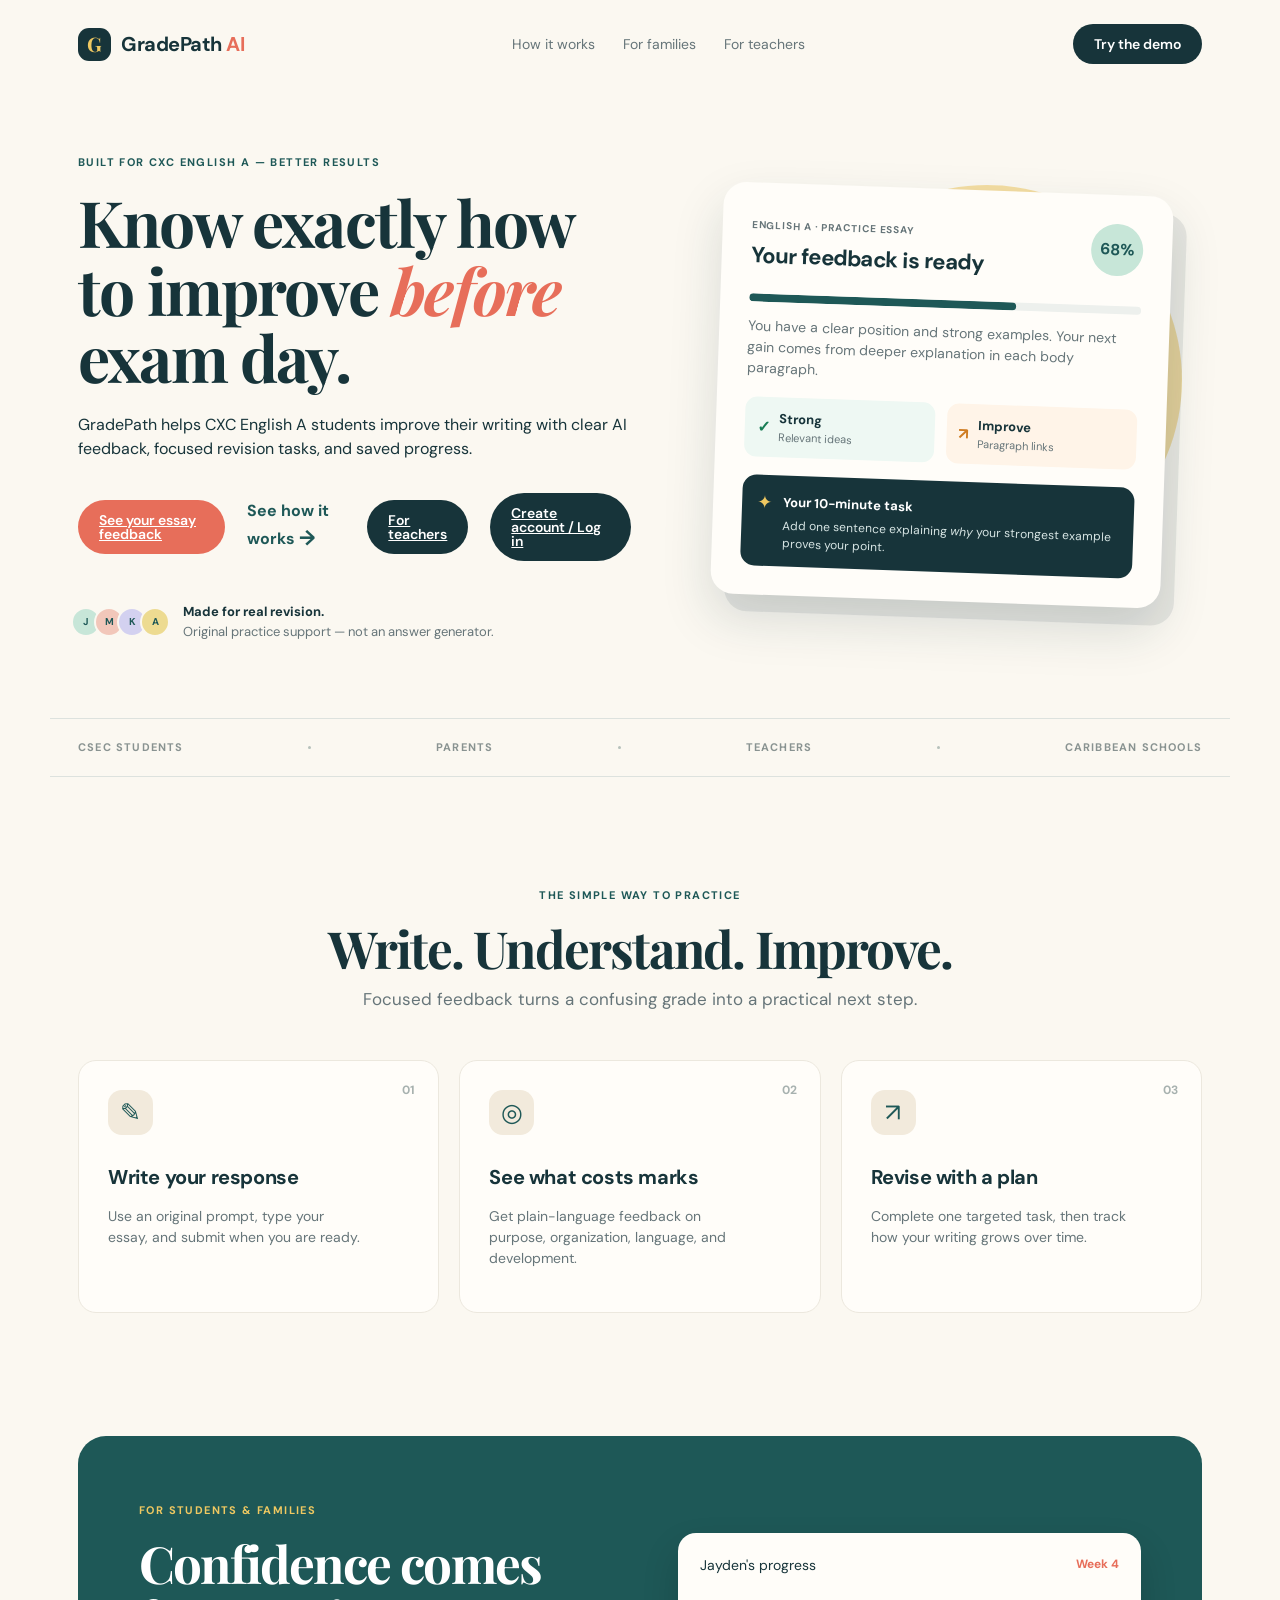
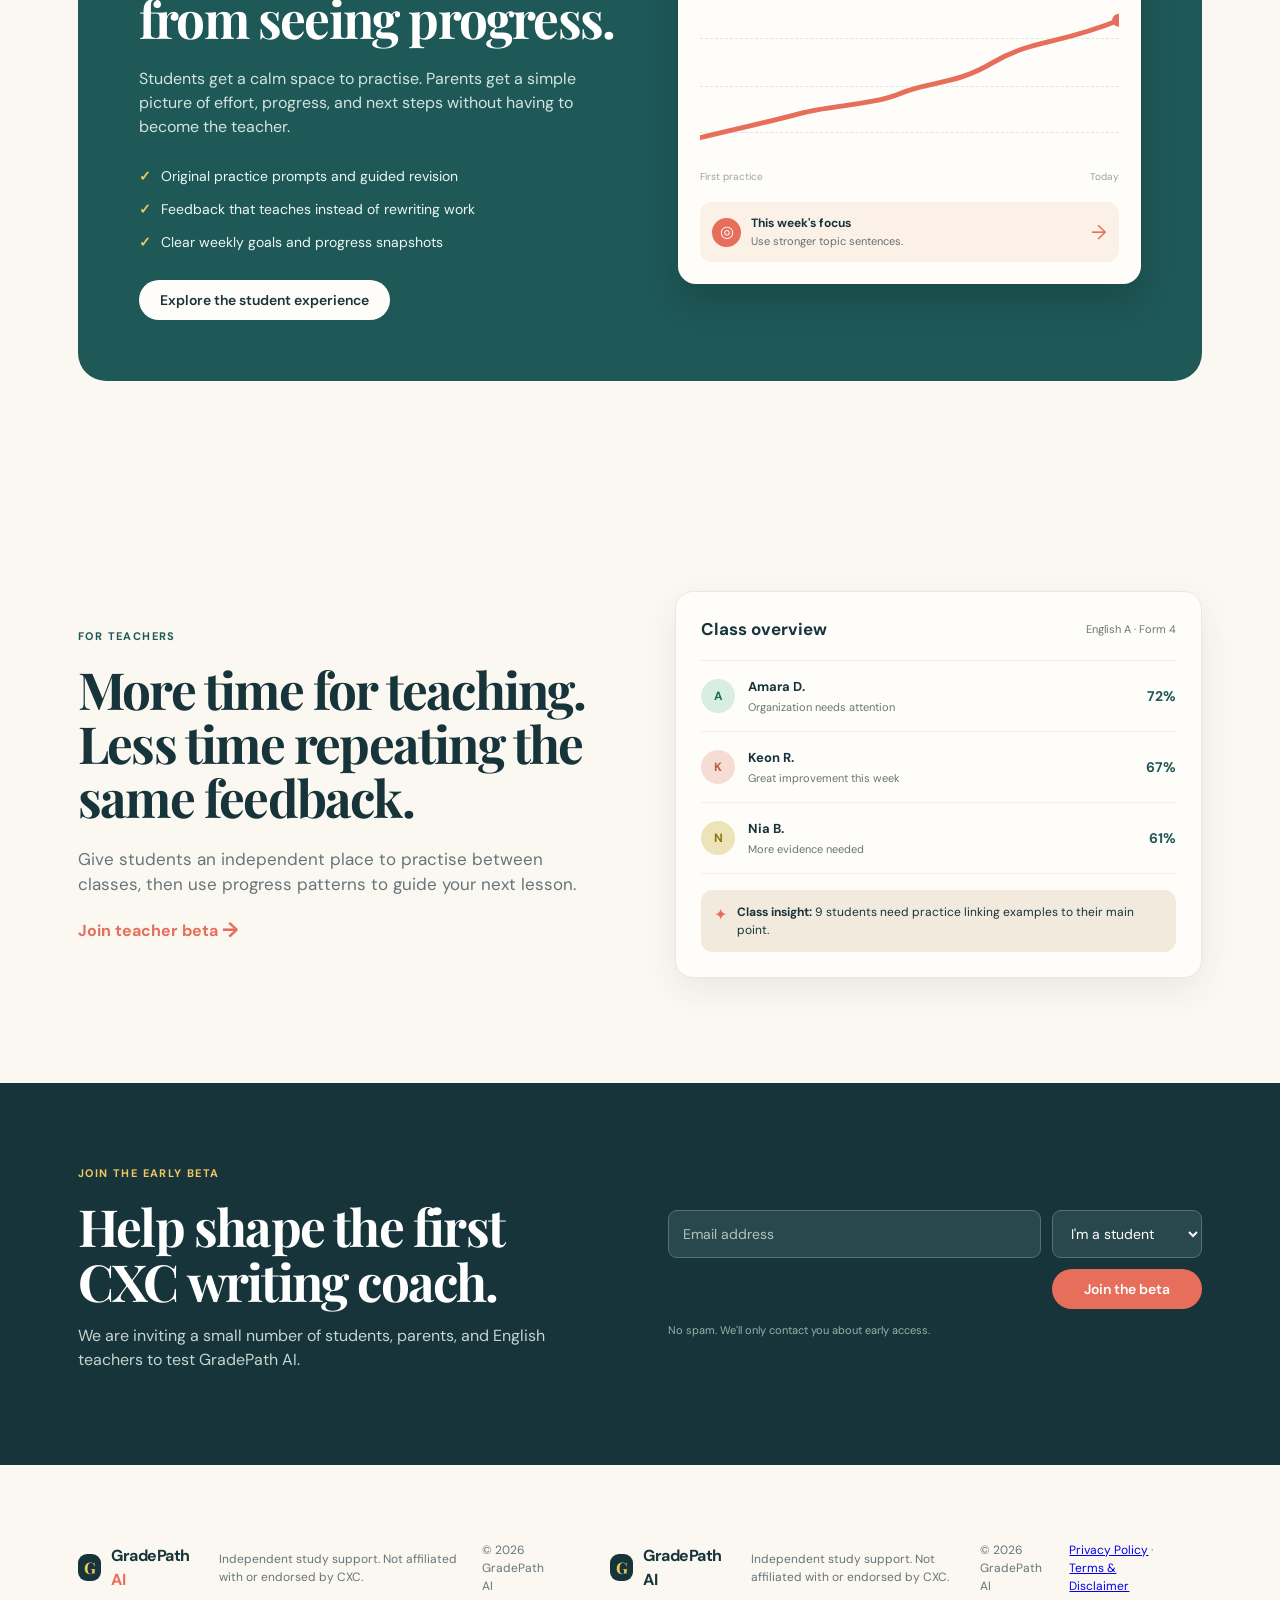
<file: index.html>
<!doctype html>
<html lang="en">
<head>
  <meta charset="utf-8" />
  <meta name="viewport" content="width=device-width, initial-scale=1" />
  <title>GradePath AI — CXC English A Essay Coach — Built for Better Results</title>
  <meta name="description" content="Practice, get rubric-style feedback, and improve for CXC English A." />
  <link rel="preconnect" href="https://fonts.googleapis.com">
  <link rel="preconnect" href="https://fonts.gstatic.com" crossorigin>
  <link href="https://fonts.googleapis.com/css2?family=DM+Sans:wght@400;500;600;700&family=Playfair+Display:wght@600;700&display=swap" rel="stylesheet">
  <link rel="stylesheet" href="styles.css" />
</head>
<body>
  <div class="site-shell">
    <header class="nav">
      <a class="brand" href="#top" aria-label="GradePath AI home">
        <span class="brand-mark">G</span>
        <span>GradePath <b>AI</b></span>
      </a>
      <nav class="nav-links" aria-label="Main navigation">
        <a href="#how">How it works</a>
        <a href="#features">For families</a>
        <a href="#teacher">For teachers</a>
      </nav>
      <button class="btn btn-dark" id="openDemoTop">Try the demo</button>
    </header>

    <main id="top">
      <section class="hero">
        <div class="hero-copy">
          <span class="eyebrow">BUILT FOR CXC ENGLISH A — BETTER RESULTS</span>
          <h1>Know exactly how to improve <em>before</em> exam day.</h1>
          <p class="hero-text"></p>GradePath helps CXC English A students improve their writing with clear AI feedback, focused revision tasks, and saved progress.

          <div class="hero-actions">
            <a class="btn btn-coral" href="essay-feedback.html">See your essay feedback</a>
            <a href="#how" class="text-link">See how it works <span>→</span></a>
            <a class="btn btn-dark" href="/pilot.html">For teachers</a>
            <a class="btn btn-dark" href="account.html">Create account / Log in</a>
          </div>
          <div class="trust-row">
            <div class="avatar-stack" aria-hidden="true">
              <span>J</span><span>M</span><span>K</span><span>A</span>
            </div>
            <p><strong>Made for real revision.</strong><br>Original practice support — not an answer generator.</p>
          </div>
        </div>
        <div class="hero-card-wrap">
          <div class="sun-orb"></div>
          <article class="feedback-preview card-shadow">
            <div class="preview-top">
              <div>
                <span class="tiny-label">ENGLISH A · PRACTICE ESSAY</span>
                <h3>Your feedback is ready</h3>
              </div>
              <span class="score-pill">68%</span>
            </div>
            <div class="score-bar"><span style="width:68%"></span></div>
            <p class="preview-summary">You have a clear position and strong examples. Your next gain comes from deeper explanation in each body paragraph.</p>
            <div class="feedback-grid">
              <div class="mini-card positive"><span>✓</span><div><b>Strong</b><small>Relevant ideas</small></div></div>
              <div class="mini-card improve"><span>↗</span><div><b>Improve</b><small>Paragraph links</small></div></div>
            </div>
            <div class="revision-box">
              <span class="spark">✦</span>
              <div><b>Your 10-minute task</b><p>Add one sentence explaining <em>why</em> your strongest example proves your point.</p></div>
            </div>
          </article>
        </div>
      </section>

      <section class="logo-strip" aria-label="Target learners">
        <span>CSEC STUDENTS</span><i></i><span>PARENTS</span><i></i><span>TEACHERS</span><i></i><span>CARIBBEAN SCHOOLS</span>
      </section>

      <section id="how" class="section how-section">
        <div class="section-intro">
          <span class="eyebrow">THE SIMPLE WAY TO PRACTICE</span>
          <h2>Write. Understand. Improve.</h2>
          <p>Focused feedback turns a confusing grade into a practical next step.</p>
        </div>
        <div class="steps">
          <article class="step-card">
            <span class="step-number">01</span>
            <div class="step-icon">✎</div>
            <h3>Write your response</h3>
            <p>Use an original prompt, type your essay, and submit when you are ready.</p>
          </article>
          <article class="step-card">
            <span class="step-number">02</span>
            <div class="step-icon">◎</div>
            <h3>See what costs marks</h3>
            <p>Get plain-language feedback on purpose, organization, language, and development.</p>
          </article>
          <article class="step-card">
            <span class="step-number">03</span>
            <div class="step-icon">↗</div>
            <h3>Revise with a plan</h3>
            <p>Complete one targeted task, then track how your writing grows over time.</p>
          </article>
        </div>
      </section>

      <section id="features" class="section family-section">
        <div class="family-panel">
          <div>
            <span class="eyebrow">FOR STUDENTS & FAMILIES</span>
            <h2>Confidence comes from seeing progress.</h2>
            <p>Students get a calm space to practise. Parents get a simple picture of effort, progress, and next steps without having to become the teacher.</p>
            <ul class="check-list">
              <li><span>✓</span> Original practice prompts and guided revision</li>
              <li><span>✓</span> Feedback that teaches instead of rewriting work</li>
              <li><span>✓</span> Clear weekly goals and progress snapshots</li>
            </ul>
            <button class="btn btn-light" id="openDemoFamily">Explore the student experience</button>
          </div>
          <div class="progress-mock">
            <div class="progress-head"><span>Jayden's progress</span><b>Week 4</b></div>
            <div class="chart-area">
              <div class="gridline g1"></div><div class="gridline g2"></div><div class="gridline g3"></div>
              <svg viewBox="0 0 500 210" preserveAspectRatio="none" aria-label="Improving score graph">
                <path d="M0 175 C60 160, 85 155, 120 145 S205 135, 240 120 S305 110, 350 82 S430 60, 500 30" fill="none" stroke="currentColor" stroke-width="6" stroke-linecap="round" />
                <circle cx="500" cy="30" r="8" fill="currentColor" />
              </svg>
            </div>
            <div class="chart-labels"><span>First practice</span><span>Today</span></div>
            <div class="goal-card"><span class="goal-icon">◎</span><div><b>This week's focus</b><p>Use stronger topic sentences.</p></div><span class="goal-arrow">→</span></div>
          </div>
        </div>
      </section>

      <section id="teacher" class="section teacher-section">
        <div class="teacher-copy">
          <span class="eyebrow">FOR TEACHERS</span>
          <h2>More time for teaching. Less time repeating the same feedback.</h2>
          <p>Give students an independent place to practise between classes, then use progress patterns to guide your next lesson.</p>
          <a class="text-link dark-link" href="#waitlist">Join teacher beta <span>→</span></a>
        </div>
        <div class="teacher-dashboard">
          <div class="dash-top"><b>Class overview</b><span>English A · Form 4</span></div>
          <div class="student-row"><span class="student-dot one">A</span><div><b>Amara D.</b><small>Organization needs attention</small></div><strong>72%</strong></div>
          <div class="student-row"><span class="student-dot two">K</span><div><b>Keon R.</b><small>Great improvement this week</small></div><strong>67%</strong></div>
          <div class="student-row"><span class="student-dot three">N</span><div><b>Nia B.</b><small>More evidence needed</small></div><strong>61%</strong></div>
          <div class="insight-callout"><span>✦</span><p><b>Class insight:</b> 9 students need practice linking examples to their main point.</p></div>
        </div>
      </section>

      <section id="waitlist" class="waitlist-section">
        <div>
          <span class="eyebrow light-eyebrow">JOIN THE EARLY BETA</span>
          <h2>Help shape the first CXC writing coach.</h2>
          <p>We are inviting a small number of students, parents, and English teachers to test GradePath AI.</p>
        </div>
        <form
  name="gradepath-waitlist"
  method="POST"
  data-netlify="true"
  netlify-honeypot="bot-field"
  class="waitlist-form"
>
  <input type="hidden" name="form-name" value="gradepath-waitlist">

  <p hidden>
    <label>
      Don’t fill this out:
      <input name="bot-field">
    </label>
  </p>

  <input
    required
    type="email"
    id="email"
    name="email"
    placeholder="Email address"
    aria-label="Email address"
  >

  <select id="role" name="role" aria-label="I am a">
    <option value="Student">I'm a student</option>
    <option value="Parent">I'm a parent</option>
    <option value="Teacher">I'm a teacher</option>
  </select>

  <button class="btn btn-coral" type="submit">Join the beta</button>

  <p class="form-note">
    No spam. We'll only contact you about early access.
  </p>
</form>
      </section>
    </main>

    <footer class="footer">
      <a class="brand footer-brand" href="#top"><span class="brand-mark">G</span><span>GradePath <b>AI</b></span></a>
      <p>Independent study support. Not affiliated with or endorsed by CXC.</p>
      <span>© 2026 GradePath AI</span><footer class="footer">
  <a class="brand footer-brand" href="#top"><span class="brand-mark">G</span><span>GradePath AI</span></a>
  <p>Independent study support. Not affiliated with or endorsed by CXC.</p>
  <span>© 2026 GradePath AI</span>

  <p>
    <a href="/privacy.html">Privacy Policy</a>
    <span>·</span>
    <a href="/terms.html">Terms & Disclaimer</a>
  </p>
</footer>
    </footer>
  </div>

  <div class="modal-backdrop" id="demoModal" aria-hidden="true">
    <section class="demo-modal" role="dialog" aria-modal="true" aria-labelledby="demoTitle">
      <button class="modal-close" id="closeDemo" aria-label="Close demo">×</button>
      <div class="demo-step" id="demoInput">
        <span class="eyebrow">INTERACTIVE DEMO</span>
        <h2 id="demoTitle">Try a sample essay check.</h2>
        <p>Paste a short paragraph. This demo gives example coaching feedback—not an official CXC grade.</p>
        <textarea id="essayText" placeholder="Write or paste a paragraph here…">Social media can be helpful for teenagers because it allows them to communicate with friends and learn new things. However, many young people spend too much time online and this can affect their school work.</textarea>
        <button class="btn btn-dark full-btn" id="analyzeEssay">Show my feedback</button>
      </div>
      <div class="demo-step hidden" id="demoFeedback">
        <span class="eyebrow">YOUR PRACTICE FEEDBACK</span>
        <div class="modal-score"><div><span>Estimated practice band</span><h2 id="scoreValue">65%</h2></div><div class="modal-ring"><span id="scoreRing">65</span></div></div>
        <div class="feedback-list">
          <div><span class="pill pill-good">Strength</span><p id="strengthText">Your main idea is clear and relevant to the topic.</p></div>
          <div><span class="pill pill-focus">Focus next</span><p id="focusText">Explain how social media affects school work with one specific example.</p></div>
          <div><span class="pill pill-task">10-minute revision</span><p>Write one extra sentence that explains why your example proves your point.</p></div>
        </div>
        <button class="btn btn-coral full-btn" id="resetDemo">Try another response</button>
      </div>
    </section>
  </div>

  <script src="script.js"></script>
</body>
</html>
</file>
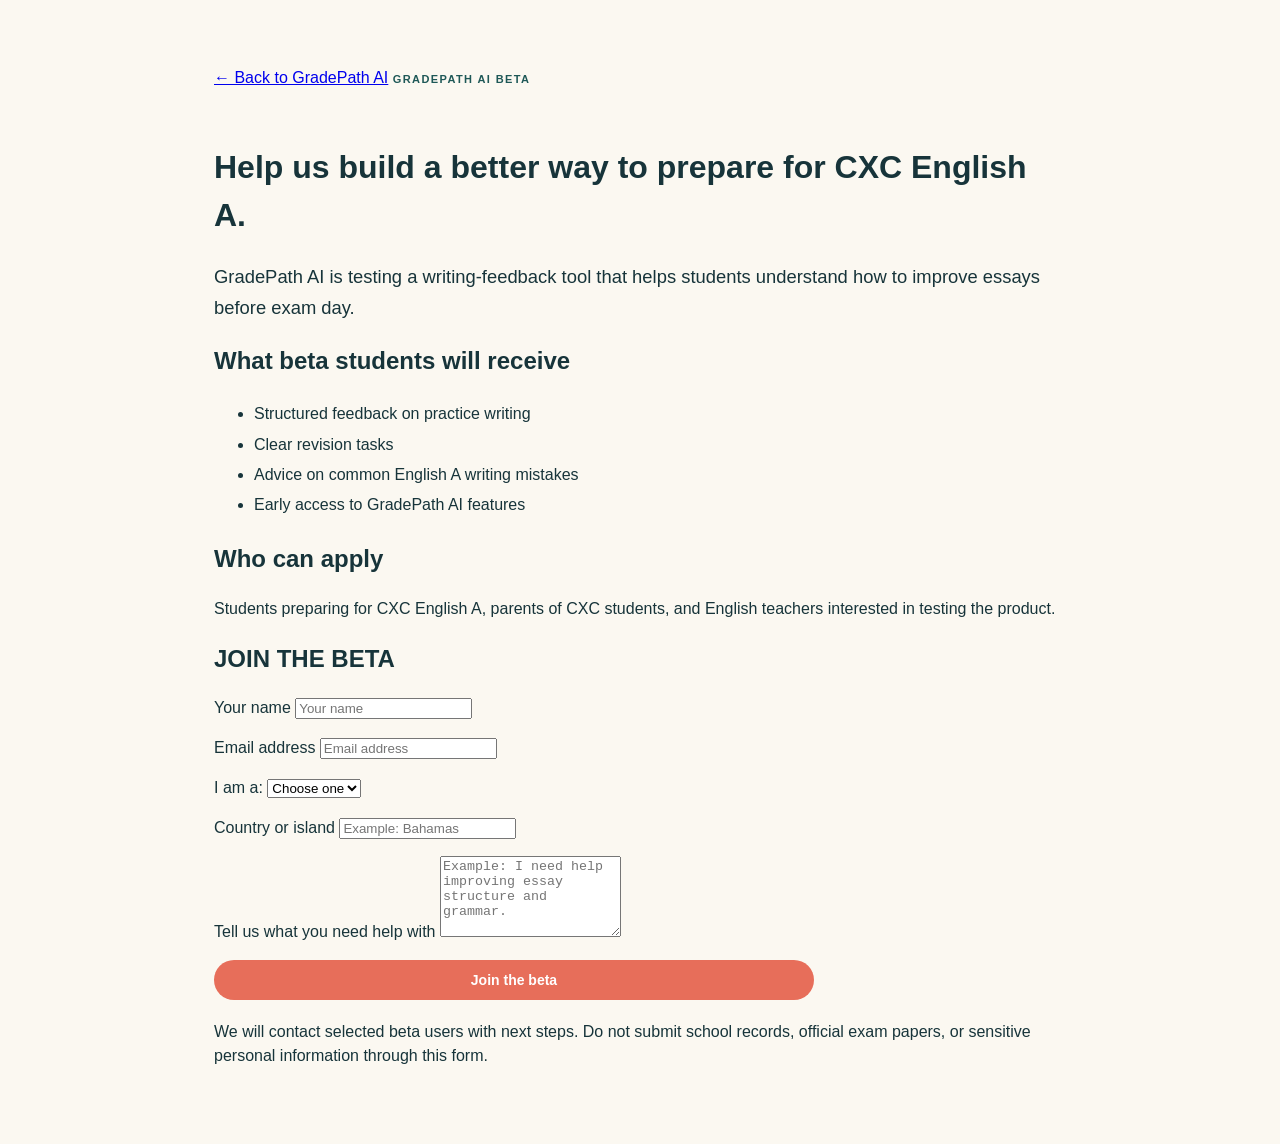
<file: pilot.html>
<!DOCTYPE html>
<html lang="en">
<head>
  <meta charset="UTF-8">
  <meta name="viewport" content="width=device-width, initial-scale=1.0">
  <title>CXC English A Beta | GradePath AI</title>
  <link rel="stylesheet" href="styles.css">
</head>

<body>
  <main style="max-width:900px; margin:0 auto; padding:60px 24px;">
    <a href="/" style="display:inline-block; margin-bottom:32px;">← Back to GradePath AI</a>

    <p class="eyebrow">GRADEPATH AI BETA</p>
    <h1>Help us build a better way to prepare for CXC English A.</h1>

    <p style="font-size:1.15rem; line-height:1.7;">
      GradePath AI is testing a writing-feedback tool that helps students understand
      how to improve essays before exam day.
    </p>

    <h2>What beta students will receive</h2>
    <ul style="line-height:1.9;">
      <li>Structured feedback on practice writing</li>
      <li>Clear revision tasks</li>
      <li>Advice on common English A writing mistakes</li>
      <li>Early access to GradePath AI features</li>
    </ul>

    <h2>Who can apply</h2>
    <p>
      Students preparing for CXC English A, parents of CXC students, and English teachers
      interested in testing the product.
    </p>

    <h2>JOIN THE BETA</h2>

    <form
      name="gradepath-pilot"
      method="POST"
      action="/thank-you.html"
      data-netlify="true"
      netlify-honeypot="bot-field"
      style="display:grid; gap:16px; max-width:600px;"
    >
      <input type="hidden" name="form-name" value="gradepath-pilot">

      <p hidden>
        <label>
          Don’t fill this out:
          <input name="bot-field">
        </label>
      </p>

      <label>
        Your name
        <input required type="text" name="name" placeholder="Your name">
      </label>

      <label>
        Email address
        <input required type="email" name="email" placeholder="Email address">
      </label>

      <label>
        I am a:
        <select required name="role">
          <option value="">Choose one</option>
          <option value="Student">Student</option>
          <option value="Parent">Parent</option>
          <option value="Teacher">Teacher</option>
        </select>
      </label>

      <label>
        Country or island
        <input type="text" name="location" placeholder="Example: Bahamas">
      </label>

      <label>
        Tell us what you need help with
        <textarea
          name="message"
          rows="5"
          placeholder="Example: I need help improving essay structure and grammar."
        ></textarea>
      </label>

      <button class="btn btn-coral" type="submit">Join the beta
</button>
    </form>

    <p style="margin-top:20px;">
      We will contact selected beta users with next steps. Do not submit school records,
      official exam papers, or sensitive personal information through this form.
    </p>
  </main>
</body>
</html>
</file>
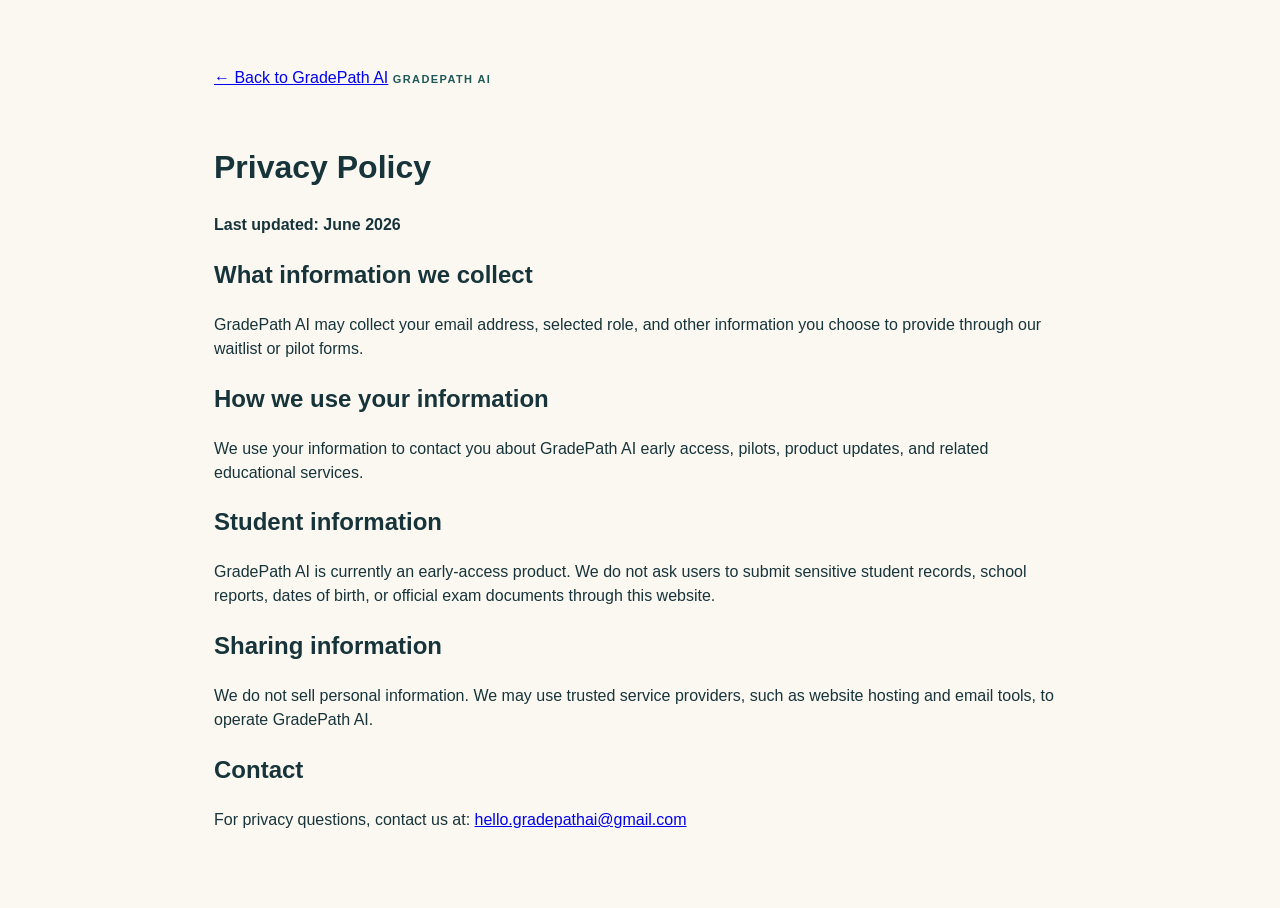
<file: privacy.html>
<!DOCTYPE html>
<html lang="en">
<head>
  <meta charset="UTF-8">
  <meta name="viewport" content="width=device-width, initial-scale=1.0">
  <title>Privacy Policy | GradePath AI</title>
  <link rel="stylesheet" href="styles.css">
</head>

<body>
  <main style="max-width:900px; margin:0 auto; padding:60px 24px;">
    <a href="/" style="display:inline-block; margin-bottom:32px;">← Back to GradePath AI</a>

    <p class="eyebrow">GRADEPATH AI</p>
    <h1>Privacy Policy</h1>
    <p><strong>Last updated: June 2026</strong></p>

    <h2>What information we collect</h2>
    <p>
      GradePath AI may collect your email address, selected role, and other information you choose to provide through our waitlist or pilot forms.
    </p>

    <h2>How we use your information</h2>
    <p>
      We use your information to contact you about GradePath AI early access, pilots, product updates, and related educational services.
    </p>

    <h2>Student information</h2>
    <p>
      GradePath AI is currently an early-access product. We do not ask users to submit sensitive student records, school reports, dates of birth, or official exam documents through this website.
    </p>

    <h2>Sharing information</h2>
    <p>
      We do not sell personal information. We may use trusted service providers, such as website hosting and email tools, to operate GradePath AI.
    </p>

    <h2>Contact</h2>
    <p>
      For privacy questions, contact us at:
      <a href="mailto:hello@gradepathai.com">hello.gradepathai@gmail.com</a>
    </p>
  </main>
</body>
</html>
</file>
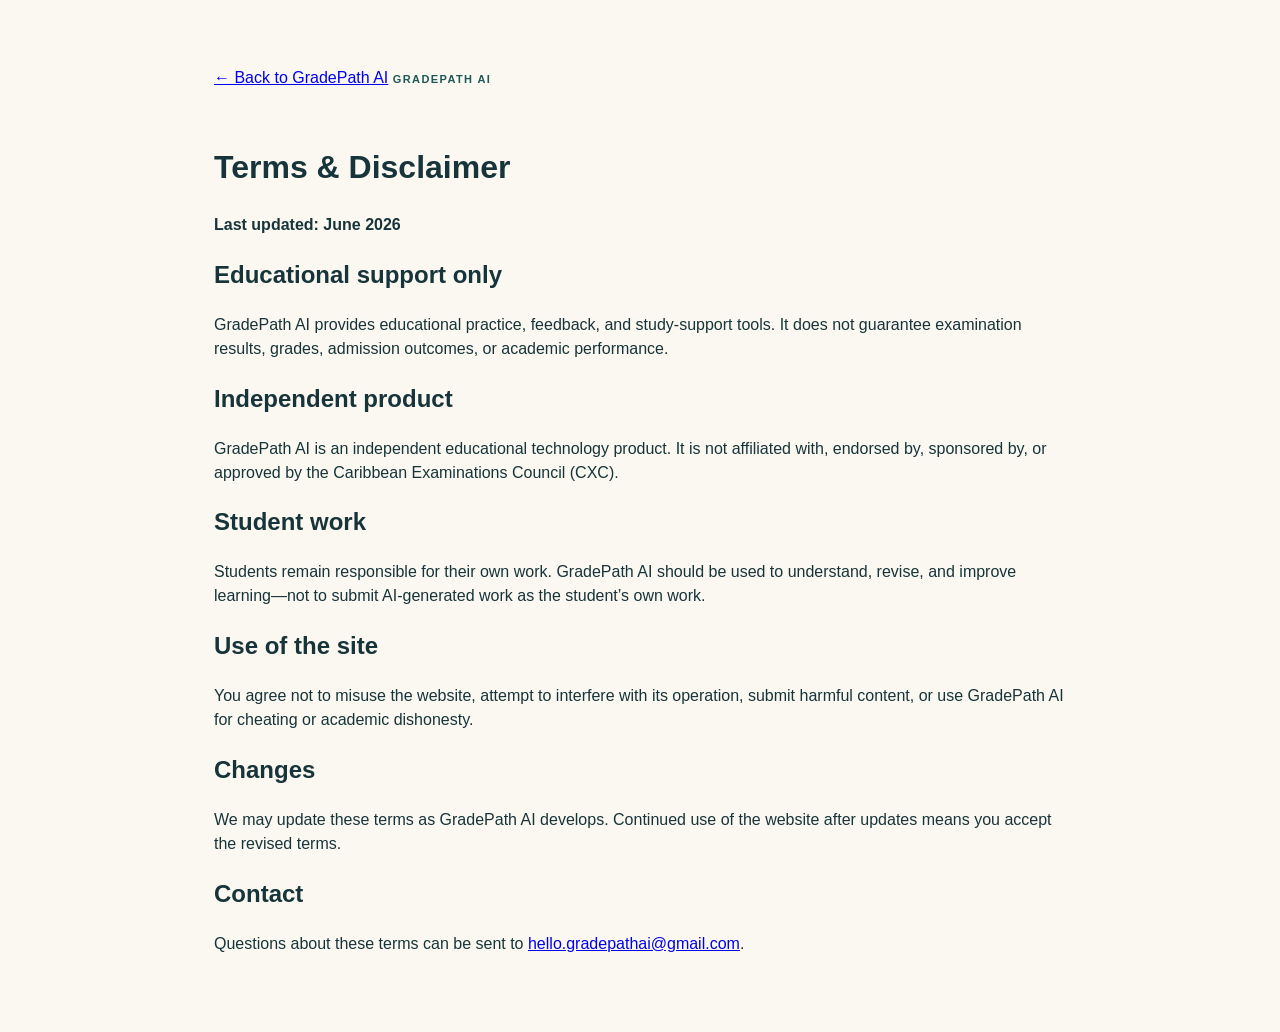
<file: terms.html>
<!DOCTYPE html>
<html lang="en">
<head>
  <meta charset="UTF-8">
  <meta name="viewport" content="width=device-width, initial-scale=1.0">
  <title>Terms & Disclaimer | GradePath AI</title>
  <link rel="stylesheet" href="styles.css">
</head>

<body>
  <main style="max-width:900px; margin:0 auto; padding:60px 24px;">
    <a href="/" style="display:inline-block; margin-bottom:32px;">← Back to GradePath AI</a>

    <p class="eyebrow">GRADEPATH AI</p>
    <h1>Terms & Disclaimer</h1>
    <p><strong>Last updated: June 2026</strong></p>

    <h2>Educational support only</h2>
    <p>
      GradePath AI provides educational practice, feedback, and study-support tools.
      It does not guarantee examination results, grades, admission outcomes, or academic performance.
    </p>

    <h2>Independent product</h2>
    <p>
      GradePath AI is an independent educational technology product. It is not affiliated
      with, endorsed by, sponsored by, or approved by the Caribbean Examinations Council (CXC).
    </p>

    <h2>Student work</h2>
    <p>
      Students remain responsible for their own work. GradePath AI should be used to understand,
      revise, and improve learning—not to submit AI-generated work as the student’s own work.
    </p>

    <h2>Use of the site</h2>
    <p>
      You agree not to misuse the website, attempt to interfere with its operation,
      submit harmful content, or use GradePath AI for cheating or academic dishonesty.
    </p>

    <h2>Changes</h2>
    <p>
      We may update these terms as GradePath AI develops. Continued use of the website
      after updates means you accept the revised terms.
    </p>

    <h2>Contact</h2>
    <p>
      Questions about these terms can be sent to
      <a href="mailto:hello@gradepathai.com">hello.gradepathai@gmail.com</a>.
    </p>
  </main>
</body>
</html>
</file>
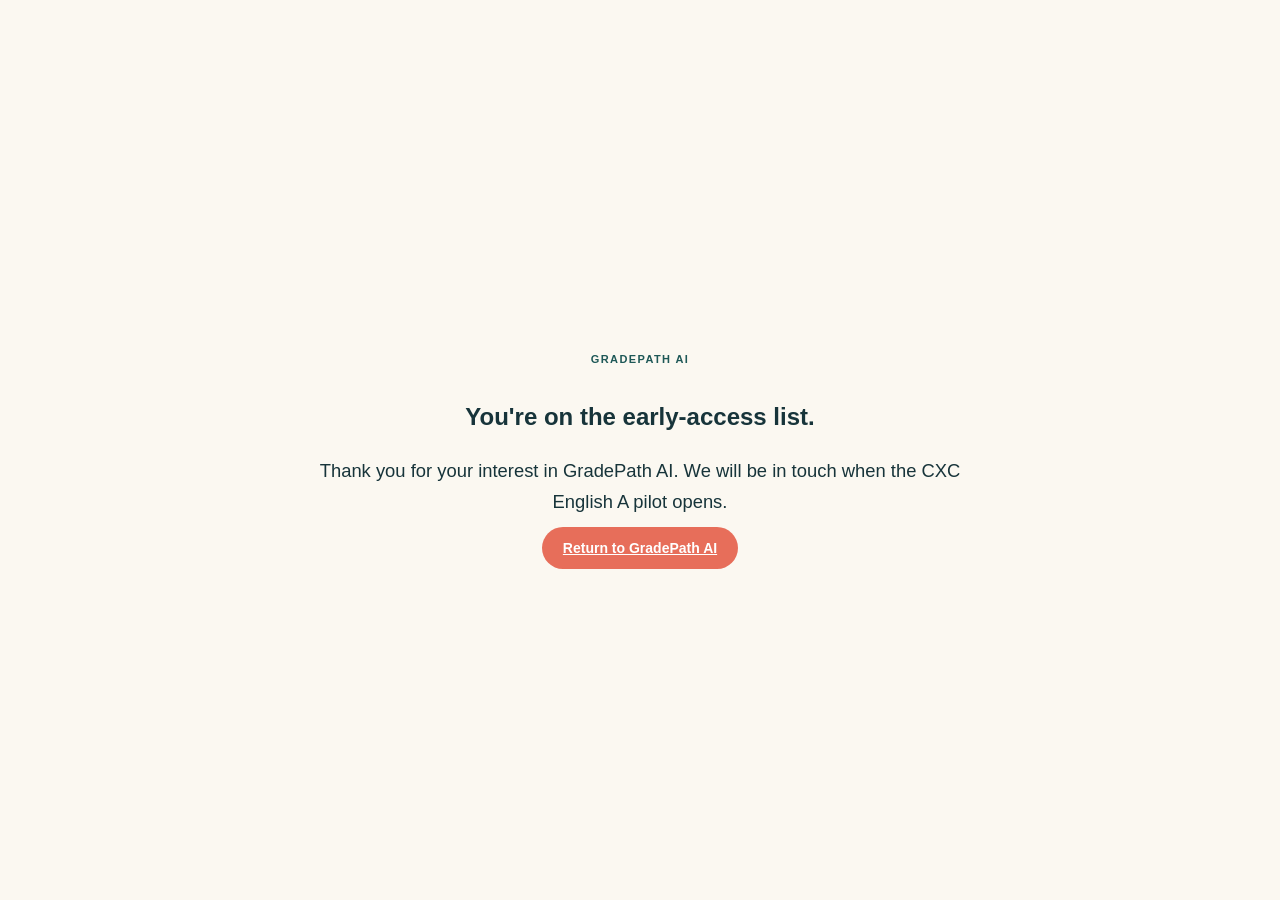
<file: thank-you.html>
<!DOCTYPE html>
<html lang="en">
<head>
  <meta charset="UTF-8">
  <meta name="viewport" content="width=device-width, initial-scale=1.0">
  <title>You’re on the list | GradePath AI</title>
  <link rel="stylesheet" href="styles.css">
</head>

<body>
  <main style="min-height:100vh; display:flex; align-items:center; justify-content:center; padding:24px;">
    <section style="max-width:650px; text-align:center;">
      <p class="eyebrow">GRADEPATH AI</p>
      <h1>You're on the early-access list.</h1>
      <p style="font-size:1.15rem; line-height:1.7;">
        Thank you for your interest in GradePath AI. We will be in touch when the CXC English A pilot opens.
      </p>
      <a class="btn btn-coral" href="/">Return to GradePath AI</a>
    </section>
  </main>
</body>
</html>
</file>
<file: styles.css>
:root{
  --ink:#17343a;--paper:#fbf8f1;--cream:#f2eadc;--teal:#1e5857;--mint:#c7e6d8;--coral:#e76e5a;--gold:#efc861;--muted:#667579;--line:#dde2de;--white:#fffdf9;
}
*{box-sizing:border-box} html{scroll-behavior:smooth} body{margin:0;background:var(--paper);font-family:"DM Sans",Arial,sans-serif;color:var(--ink);line-height:1.5}.site-shell{overflow:hidden}.nav{max-width:1180px;margin:auto;padding:24px 28px;display:flex;align-items:center;justify-content:space-between;gap:20px}.brand{display:flex;align-items:center;gap:10px;color:var(--ink);text-decoration:none;font-size:20px;font-weight:700;letter-spacing:-.5px}.brand b{color:var(--coral)}.brand-mark{display:grid;place-items:center;width:33px;height:33px;border-radius:11px;background:var(--ink);color:var(--gold);font-family:"Playfair Display",serif;font-size:20px}.nav-links{display:flex;gap:28px}.nav-links a{color:var(--muted);font-size:14px;text-decoration:none}.nav-links a:hover{color:var(--ink)}.btn{border:0;border-radius:999px;padding:13px 21px;font:600 14px/1 "DM Sans",sans-serif;cursor:pointer;transition:.2s transform,.2s opacity}.btn:hover{transform:translateY(-2px)}.btn-dark{background:var(--ink);color:white}.btn-coral{background:var(--coral);color:white}.btn-light{background:var(--white);color:var(--ink)}.hero{max-width:1180px;margin:auto;min-height:630px;padding:58px 28px 74px;display:grid;grid-template-columns:1.03fr .97fr;align-items:center;gap:50px}.eyebrow{display:inline-block;color:var(--teal);font-size:11px;font-weight:700;letter-spacing:1.4px}.hero h1,.section h2,.waitlist-section h2{font-family:"Playfair Display",serif;letter-spacing:-1.8px;line-height:1.06;margin:15px 0 22px}.hero h1{font-size:clamp(45px,5vw,70px);max-width:650px}.hero h1 em{color:var(--coral);font-style:italic}.hero-text{font-size:18px;color:var(--muted);max-width:565px}.hero-actions{display:flex;align-items:center;gap:22px;margin-top:32px}.text-link{font-weight:700;color:var(--teal);text-decoration:none}.text-link span{font-size:21px;vertical-align:-1px}.trust-row{display:flex;align-items:center;gap:13px;margin-top:41px}.trust-row p{font-size:13px;color:var(--muted);margin:0}.trust-row strong{color:var(--ink)}.avatar-stack{display:flex}.avatar-stack span{width:30px;height:30px;border:2px solid var(--paper);border-radius:100%;display:grid;place-items:center;margin-left:-7px;font-size:10px;font-weight:700;background:var(--mint);color:var(--teal)}.avatar-stack span:nth-child(2){background:#f2c7ba}.avatar-stack span:nth-child(3){background:#d3d1f0}.avatar-stack span:nth-child(4){background:#eddb91}.hero-card-wrap{position:relative;min-height:430px;display:grid;place-items:center}.sun-orb{position:absolute;width:390px;height:390px;border-radius:50%;background:var(--gold);opacity:.54;top:5px;right:20px}.feedback-preview{width:min(450px,100%);position:relative;z-index:1;background:var(--white);border-radius:23px;padding:29px;transform:rotate(2deg)}.card-shadow{box-shadow:14px 17px 0 rgba(23,52,58,.09),0 23px 50px rgba(23,52,58,.15)}.preview-top{display:flex;justify-content:space-between;gap:15px}.preview-top h3{font-size:22px;letter-spacing:-.5px;margin:3px 0 0}.tiny-label{color:var(--muted);font-size:10px;font-weight:700;letter-spacing:.9px}.score-pill{display:grid;place-items:center;width:52px;height:52px;border-radius:50%;background:var(--mint);color:var(--teal);font-weight:700}.score-bar{height:8px;border-radius:99px;background:#edf0ed;margin:22px 0 14px;overflow:hidden}.score-bar span{display:block;height:100%;border-radius:inherit;background:var(--teal)}.preview-summary{color:var(--muted);font-size:14px}.feedback-grid{display:grid;grid-template-columns:1fr 1fr;gap:12px;margin:18px 0}.mini-card{display:flex;align-items:center;gap:9px;border-radius:12px;padding:12px}.mini-card span{font-weight:700}.mini-card b,.mini-card small{display:block}.mini-card b{font-size:13px}.mini-card small{font-size:11px;color:var(--muted)}.positive{background:#eef8f3}.positive span{color:#177d54}.improve{background:#fff4e8}.improve span{color:#cf7c22}.revision-box{display:flex;align-items:flex-start;gap:11px;background:var(--ink);border-radius:14px;color:white;padding:14px 15px}.revision-box b{font-size:13px}.revision-box p{font-size:12px;margin:3px 0 0;color:#d7e5e4}.spark{color:var(--gold);font-size:18px}.logo-strip{max-width:1180px;margin:0 auto;padding:20px 28px;border-top:1px solid var(--line);border-bottom:1px solid var(--line);display:flex;justify-content:space-between;align-items:center;color:#899391;font-size:11px;font-weight:700;letter-spacing:1.2px}.logo-strip i{width:3px;height:3px;border-radius:50%;background:#b6c1bb}.section{max-width:1180px;margin:auto;padding:105px 28px}.section-intro{text-align:center}.section h2,.waitlist-section h2{font-size:clamp(34px,4vw,52px)}.section-intro p{color:var(--muted);font-size:17px;margin-top:-10px}.steps{display:grid;grid-template-columns:repeat(3,1fr);gap:20px;margin-top:48px}.step-card{background:#fffdf9;border:1px solid #ece8de;border-radius:18px;padding:29px;position:relative;min-height:250px}.step-number{position:absolute;right:23px;top:20px;color:#a7b1af;font-weight:700;font-size:12px}.step-icon{display:grid;place-items:center;width:45px;height:45px;border-radius:14px;background:var(--cream);color:var(--teal);font-size:25px}.step-card h3{font-size:20px;letter-spacing:-.4px;margin:27px 0 7px}.step-card p{font-size:14px;color:var(--muted);max-width:255px}.family-section{padding-top:18px}.family-panel{background:var(--teal);border-radius:28px;padding:61px;display:grid;grid-template-columns:1fr .95fr;gap:52px;align-items:center;color:white}.family-panel .eyebrow{color:var(--gold)}.family-panel h2{max-width:520px}.family-panel p{color:#d3e4e0;max-width:500px}.check-list{list-style:none;padding:0;margin:27px 0}.check-list li{display:flex;gap:10px;margin:12px 0;color:#edf7f4;font-size:14px}.check-list span{color:var(--gold);font-weight:700}.progress-mock{background:var(--white);color:var(--ink);padding:22px;border-radius:18px;box-shadow:0 18px 36px rgba(0,0,0,.16)}.progress-head{display:flex;justify-content:space-between;font-size:14px}.progress-head b{color:var(--coral);font-size:12px}.chart-area{height:170px;position:relative;color:var(--coral);margin:20px 0 3px}.chart-area svg{width:100%;height:100%;position:relative;z-index:1}.gridline{position:absolute;width:100%;border-top:1px dashed #e2e4e2}.g1{top:25%}.g2{top:53%}.g3{top:80%}.chart-labels{display:flex;justify-content:space-between;color:#9aa4a4;font-size:10px}.goal-card{display:flex;align-items:center;gap:10px;margin-top:18px;background:#fbf1e7;border-radius:12px;padding:12px}.goal-card b,.goal-card p{display:block}.goal-card b{font-size:12px}.goal-card p{font-size:11px;margin:1px 0;color:#657171}.goal-icon{display:grid;place-items:center;background:var(--coral);color:white;width:29px;height:29px;border-radius:50%}.goal-arrow{margin-left:auto;color:var(--coral);font-size:20px}.teacher-section{display:grid;grid-template-columns:1fr 1fr;gap:70px;align-items:center}.teacher-copy h2{max-width:510px}.teacher-copy p{color:var(--muted);font-size:17px;max-width:500px}.dark-link{color:var(--coral)}.teacher-dashboard{background:#fffdf9;border:1px solid #e5e9e4;border-radius:18px;padding:25px;box-shadow:0 12px 34px rgba(23,52,58,.08)}.dash-top{display:flex;justify-content:space-between;align-items:center;padding-bottom:18px;border-bottom:1px solid #e8ece8}.dash-top b{font-size:17px}.dash-top span{font-size:11px;color:var(--muted)}.student-row{display:grid;grid-template-columns:36px 1fr auto;gap:11px;align-items:center;padding:16px 0;border-bottom:1px solid #eef0ed}.student-dot{width:34px;height:34px;border-radius:50%;display:grid;place-items:center;font-size:12px;font-weight:700}.one{background:#d8eee4;color:#167155}.two{background:#f6ddd4;color:#bc5944}.three{background:#ede3b8;color:#907217}.student-row b{font-size:13px;display:block}.student-row small{display:block;font-size:11px;color:var(--muted);margin-top:2px}.student-row strong{color:var(--teal);font-size:14px}.insight-callout{display:flex;gap:10px;background:var(--cream);padding:13px;border-radius:12px;margin-top:16px}.insight-callout span{color:var(--coral)}.insight-callout p{font-size:12px;margin:0}.waitlist-section{background:var(--ink);color:white;padding:77px max(28px,calc((100vw - 1124px)/2));display:grid;grid-template-columns:1fr 1fr;gap:55px;align-items:center}.light-eyebrow{color:var(--gold)}.waitlist-section h2{max-width:510px;margin-bottom:15px}.waitlist-section p{color:#c5d4d0;max-width:480px}.waitlist-form{display:grid;grid-template-columns:1fr 150px;gap:11px}.waitlist-form input,.waitlist-form select{border:1px solid #537074;background:#29484e;color:white;border-radius:9px;padding:13px 14px;font:14px "DM Sans",sans-serif;outline:none}.waitlist-form input::placeholder{color:#b1c2bf}.waitlist-form input:focus,.waitlist-form select:focus{border-color:var(--gold)}.waitlist-form .btn{grid-column:2}.form-note{grid-column:1/-1!important;margin:2px 0 0!important;font-size:11px;color:#9bb0ad!important}.footer{max-width:1180px;margin:auto;padding:32px 28px;display:flex;justify-content:space-between;align-items:center;gap:25px;color:var(--muted);font-size:12px}.footer-brand{font-size:16px}.footer .brand-mark{width:27px;height:27px;border-radius:9px;font-size:16px}.modal-backdrop{opacity:0;pointer-events:none;position:fixed;inset:0;background:rgba(10,29,33,.65);display:grid;place-items:center;padding:20px;z-index:9;transition:opacity .2s}.modal-backdrop.open{opacity:1;pointer-events:auto}.demo-modal{position:relative;width:min(620px,100%);max-height:90vh;overflow:auto;border-radius:21px;background:var(--white);padding:35px;box-shadow:0 24px 80px rgba(0,0,0,.35)}.modal-close{position:absolute;right:18px;top:15px;background:transparent;border:0;color:var(--muted);font-size:28px;cursor:pointer}.demo-modal h2{font-family:"Playfair Display",serif;font-size:37px;letter-spacing:-1px;line-height:1.1;margin:9px 0}.demo-modal p{color:var(--muted)}.demo-modal textarea{width:100%;min-height:155px;border:1px solid #dce3de;border-radius:12px;background:#fffefa;padding:14px;font:14px/1.55 "DM Sans",sans-serif;color:var(--ink);resize:vertical;margin:15px 0}.full-btn{width:100%;margin-top:8px}.hidden{display:none}.modal-score{display:flex;align-items:center;justify-content:space-between;margin:17px 0 21px}.modal-score span{display:block;color:var(--muted);font-size:12px}.modal-score h2{font-family:"DM Sans";font-size:43px;margin:0;color:var(--teal)}.modal-ring{width:80px;height:80px;border:7px solid var(--mint);border-right-color:var(--teal);border-bottom-color:var(--teal);border-radius:50%;display:grid;place-items:center;color:var(--teal);font-weight:700}.feedback-list{display:grid;gap:10px}.feedback-list>div{border-radius:12px;padding:12px 14px;background:#f3f6f2}.feedback-list p{font-size:13px;margin:5px 0 0}.pill{font-size:10px;font-weight:700;letter-spacing:.7px;text-transform:uppercase}.pill-good{color:#16815a}.pill-focus{color:#c67822}.pill-task{color:var(--coral)}
@media(max-width:850px){.nav-links{display:none}.hero{grid-template-columns:1fr;padding-top:38px;gap:20px}.hero-card-wrap{min-height:390px}.family-panel,.teacher-section,.waitlist-section{grid-template-columns:1fr}.family-panel{padding:38px}.teacher-section{gap:35px}.waitlist-section{padding:60px 28px}.waitlist-form{max-width:530px}.logo-strip{gap:12px;justify-content:center;flex-wrap:wrap}.logo-strip i{display:none}.footer{align-items:flex-start;flex-direction:column;gap:12px}}
@media(max-width:570px){.nav{padding:18px 19px}.nav .btn{padding:11px 15px}.hero{padding:40px 20px 54px}.hero h1{font-size:44px}.hero-actions{align-items:flex-start;flex-direction:column}.hero-card-wrap{min-height:352px}.sun-orb{width:300px;height:300px;right:-30px}.feedback-preview{padding:22px}.section{padding:75px 20px}.steps{grid-template-columns:1fr;margin-top:34px}.family-panel{margin:0 -2px;padding:31px 23px;border-radius:20px}.teacher-section{padding-top:70px}.waitlist-section{padding:52px 20px}.waitlist-form{grid-template-columns:1fr}.waitlist-form .btn{grid-column:1}.footer{padding:28px 20px}.demo-modal{padding:29px 21px}.demo-modal h2{font-size:31px}}
</file>
